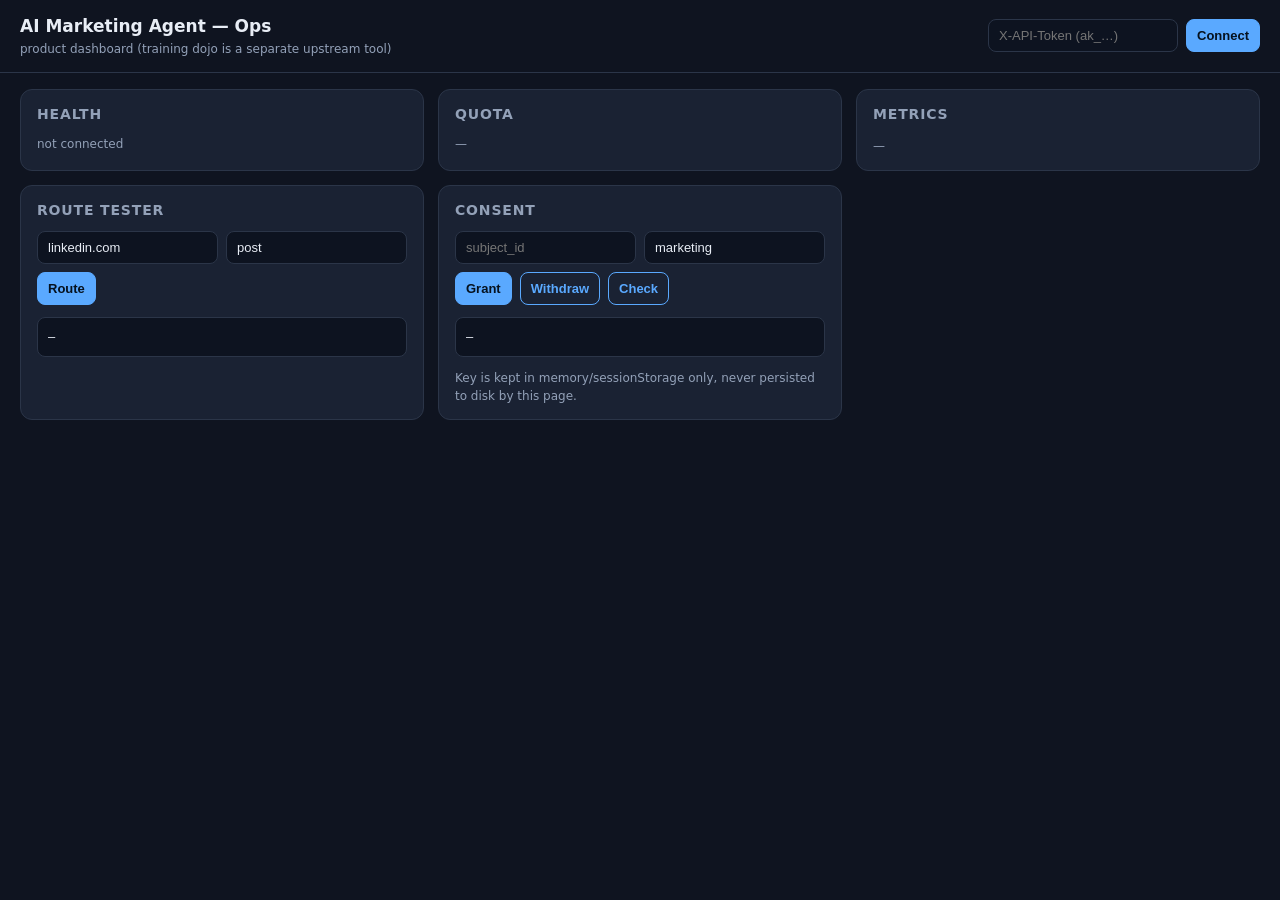
<file: dashboard/index.html>
<!DOCTYPE html>
<html lang="en">
<head>
<meta charset="UTF-8" />
<meta name="viewport" content="width=device-width, initial-scale=1.0" />
<title>AI Marketing Agent — Ops Dashboard</title>
<style>
  :root { --bg:#0f1420; --card:#1a2233; --line:#2b3548; --txt:#e8edf5; --dim:#93a1b8; --ok:#3ddc84; --bad:#ff5d5d; --acc:#5aa9ff; }
  * { box-sizing:border-box; }
  body { margin:0; background:var(--bg); color:var(--txt); font:14px/1.5 system-ui,-apple-system,"Segoe UI",sans-serif; }
  header { display:flex; gap:12px; align-items:center; padding:14px 20px; border-bottom:1px solid var(--line); }
  header h1 { font-size:17px; margin:0; }
  header .sub { color:var(--dim); font-size:12px; }
  .keybar { margin-left:auto; display:flex; gap:8px; }
  input,select,button { background:#0d1320; color:var(--txt); border:1px solid var(--line); border-radius:8px; padding:8px 10px; font-size:13px; }
  button { background:var(--acc); border-color:var(--acc); color:#06121f; font-weight:600; cursor:pointer; }
  button.ghost { background:transparent; color:var(--acc); }
  main { display:grid; grid-template-columns:repeat(auto-fit,minmax(320px,1fr)); gap:14px; padding:16px 20px 40px; }
  .card { background:var(--card); border:1px solid var(--line); border-radius:12px; padding:14px 16px; }
  .card h2 { margin:0 0 10px; font-size:14px; text-transform:uppercase; letter-spacing:.06em; color:var(--dim); }
  .row { display:flex; gap:8px; margin-bottom:8px; flex-wrap:wrap; }
  .row input,.row select { flex:1; min-width:120px; }
  pre { background:#0d1320; border:1px solid var(--line); border-radius:8px; padding:10px; max-height:260px; overflow:auto; font-size:12px; white-space:pre-wrap; }
  table { width:100%; border-collapse:collapse; font-size:12px; }
  td,th { text-align:left; padding:4px 6px; border-bottom:1px solid var(--line); }
  .ok { color:var(--ok); } .bad { color:var(--bad); }
  .note { color:var(--dim); font-size:12px; }
</style>
</head>
<body>
<header>
  <div><h1>AI Marketing Agent — Ops</h1><div class="sub">product dashboard (training dojo is a separate upstream tool)</div></div>
  <div class="keybar">
    <input id="apiKey" type="password" placeholder="X-API-Token (ak_…)" autocomplete="off" />
    <button id="connectBtn">Connect</button>
  </div>
</header>
<main>
  <section class="card"><h2>Health</h2><div id="health" class="note">not connected</div></section>
  <section class="card"><h2>Quota</h2><div id="quota" class="note">—</div></section>
  <section class="card"><h2>Metrics</h2><div id="metrics"><span class="note">—</span></div></section>
  <section class="card"><h2>Route tester</h2>
    <div class="row"><input id="routeDomain" value="linkedin.com" /><input id="routeAction" value="post" /></div>
    <div class="row"><button id="routeBtn">Route</button></div>
    <pre id="routeOut">—</pre>
  </section>
  <section class="card"><h2>Consent</h2>
    <div class="row"><input id="cSubject" placeholder="subject_id" /><input id="cPurpose" placeholder="purpose" value="marketing" /></div>
    <div class="row"><button id="cGrant">Grant</button><button id="cWithdraw" class="ghost">Withdraw</button><button id="cCheck" class="ghost">Check</button></div>
    <pre id="cOut">—</pre>
    <div class="note">Key is kept in memory/sessionStorage only, never persisted to disk by this page.</div>
  </section>
</main>
<script src="app.js"></script>
</body>
</html>
</file>
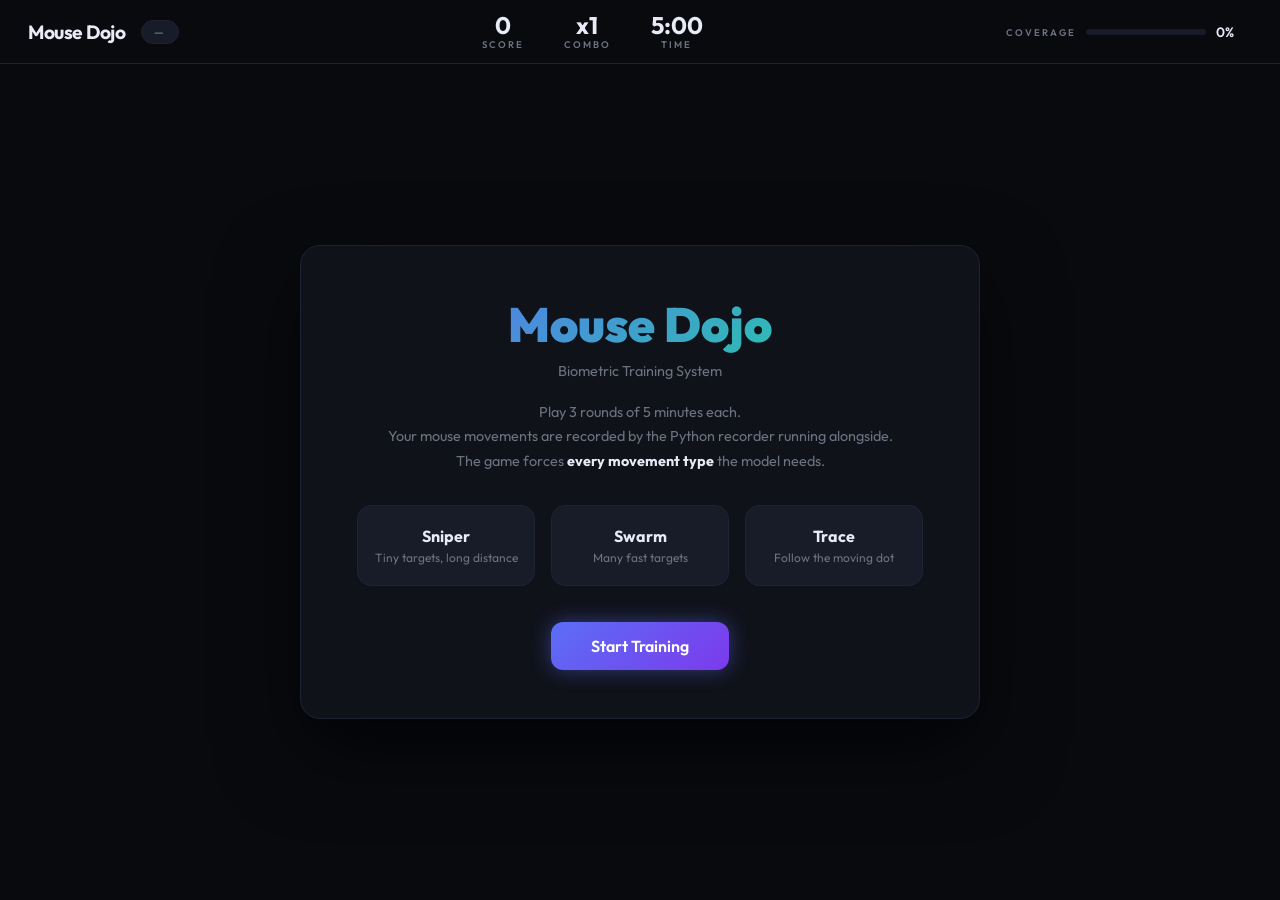
<file: services/biometric-mouse/mouse_dojo/index.html>
<!DOCTYPE html>
<html lang="en">
<head>
  <meta charset="UTF-8" />
  <meta name="viewport" content="width=device-width, initial-scale=1.0" />
  <title>Mouse Dojo</title>
  <link rel="preconnect" href="https://fonts.googleapis.com" />
  <link rel="preconnect" href="https://fonts.gstatic.com" crossorigin />
  <link href="https://fonts.googleapis.com/css2?family=Outfit:wght@300;400;500;600;700;900&display=swap" rel="stylesheet" />
  <link rel="stylesheet" href="style.css" />
</head>
<body>

  <div id="hud">
    <div class="hud-left">
      <div class="logo">Mouse Dojo</div>
      <div class="mode-badge" id="modeBadge">&mdash;</div>
    </div>
    <div class="hud-center">
      <div class="stat-block">
        <span class="stat-val" id="scoreVal">0</span>
        <span class="stat-label">SCORE</span>
      </div>
      <div class="stat-block">
        <span class="stat-val" id="comboVal">x1</span>
        <span class="stat-label">COMBO</span>
      </div>
      <div class="stat-block">
        <span class="stat-val" id="timerVal">5:00</span>
        <span class="stat-label">TIME</span>
      </div>
    </div>
    <div class="hud-right">
      <div class="coverage-label">COVERAGE</div>
      <div class="coverage-bar-wrap">
        <div class="coverage-bar" id="coverageBar"></div>
      </div>
      <div class="coverage-pct" id="coveragePct">0%</div>
      <button id="stopBtn" class="btn-stop hidden" title="Stop & save">Stop</button>
    </div>
  </div>

  <div id="arena">
    <div id="startScreen" class="overlay">
      <div class="overlay-card">
        <h1>Mouse Dojo</h1>
        <p class="sub">Biometric Training System</p>
        <p class="desc">
          Play 3 rounds of 5 minutes each.<br/>
          Your mouse movements are recorded by the Python recorder running alongside.<br/>
          The game forces <strong>every movement type</strong> the model needs.
        </p>
        <div class="mode-preview">
          <div class="mode-card">
            <div class="mode-name">Sniper</div>
            <div class="mode-desc">Tiny targets, long distance</div>
          </div>
          <div class="mode-card">
            <div class="mode-name">Swarm</div>
            <div class="mode-desc">Many fast targets</div>
          </div>
          <div class="mode-card">
            <div class="mode-name">Trace</div>
            <div class="mode-desc">Follow the moving dot</div>
          </div>
        </div>
        <button id="startBtn" class="btn-primary">Start Training</button>
      </div>
    </div>

    <div id="transitionScreen" class="overlay hidden">
      <div class="overlay-card small">
        <div class="transition-icon" id="transitionIcon"></div>
        <h2 id="transitionTitle"></h2>
        <p id="transitionDesc"></p>
        <div class="countdown" id="countdown">3</div>
      </div>
    </div>

    <div id="doneScreen" class="overlay hidden">
      <div class="overlay-card">
        <h2>Training Complete</h2>
        <p class="sub">Check your Python recorder terminal for data stats.</p>
        <div class="final-stats" id="finalStats"></div>
        <div class="coverage-detail" id="coverageDetail"></div>
        <button class="btn-primary" onclick="location.reload()">Train Again</button>
      </div>
    </div>

    <canvas id="gameCanvas"></canvas>
  </div>

  <script src="game.js"></script>
</body>
</html>
</file>
<file: services/biometric-mouse/mouse_dojo/style.css>
*, *::before, *::after { box-sizing: border-box; margin: 0; padding: 0; }

:root {
  --bg:         #0a0b0f;
  --bg2:        #10121a;
  --bg3:        #181c28;
  --border:     #1e2235;
  --accent:     #5b6ef5;
  --accent2:    #7c3aed;
  --green:      #22d3a0;
  --orange:     #f59e0b;
  --red:        #ef4444;
  --text:       #e8eaf6;
  --text-dim:   #6b7280;
  --sniper-col: #5b6ef5;
  --swarm-col:  #f59e0b;
  --trace-col:  #22d3a0;
  --glow-blue:  0 0 20px rgba(91,110,245,0.45);
  --glow-green: 0 0 20px rgba(34,211,160,0.45);
  --glow-orange:0 0 20px rgba(245,158,11,0.45);
}

html, body {
  width: 100%; height: 100%;
  background: var(--bg);
  color: var(--text);
  font-family: 'Outfit', sans-serif;
  overflow: hidden;
  user-select: none;
}

#hud {
  position: fixed;
  top: 0; left: 0; right: 0;
  height: 64px;
  background: rgba(10,11,15,0.92);
  border-bottom: 1px solid var(--border);
  backdrop-filter: blur(12px);
  display: flex;
  align-items: center;
  justify-content: space-between;
  padding: 0 28px;
  z-index: 100;
}

.hud-left { display: flex; align-items: center; gap: 16px; }
.logo { font-size: 1.2rem; font-weight: 700; letter-spacing: -0.5px; }

.mode-badge {
  font-size: 0.7rem;
  font-weight: 600;
  letter-spacing: 1.5px;
  text-transform: uppercase;
  padding: 4px 12px;
  border-radius: 20px;
  background: var(--bg3);
  border: 1px solid var(--border);
  color: var(--text-dim);
  transition: all 0.4s;
}
.mode-badge.sniper { background: rgba(91,110,245,0.15); border-color: var(--sniper-col); color: var(--sniper-col); }
.mode-badge.swarm  { background: rgba(245,158,11,0.15); border-color: var(--swarm-col); color: var(--swarm-col); }
.mode-badge.trace  { background: rgba(34,211,160,0.15); border-color: var(--trace-col); color: var(--trace-col); }

.hud-center { display: flex; gap: 40px; align-items: center; }

.stat-block { display: flex; flex-direction: column; align-items: center; gap: 1px; }
.stat-val {
  font-size: 1.5rem; font-weight: 700; line-height: 1;
  transition: transform 0.1s;
}
.stat-val.pop { transform: scale(1.3); }
.stat-label {
  font-size: 0.6rem; font-weight: 600; letter-spacing: 2px;
  color: var(--text-dim);
}

.hud-right { display: flex; align-items: center; gap: 10px; }
.coverage-label { font-size: 0.6rem; font-weight: 600; letter-spacing: 2px; color: var(--text-dim); }
.coverage-bar-wrap {
  width: 120px; height: 6px;
  background: var(--bg3);
  border-radius: 3px;
  overflow: hidden;
}
.coverage-bar {
  height: 100%; width: 0%;
  background: linear-gradient(90deg, var(--accent), var(--green));
  border-radius: 3px;
  transition: width 0.5s ease;
}
.coverage-pct { font-size: 0.85rem; font-weight: 600; min-width: 36px; }

.btn-stop {
  background: rgba(239,68,68,0.12);
  color: #ef4444;
  border: 1px solid rgba(239,68,68,0.35);
  border-radius: 8px;
  padding: 5px 14px;
  font-size: 0.78rem;
  font-weight: 600;
  font-family: 'Outfit', sans-serif;
  cursor: pointer;
  transition: all 0.2s;
  margin-left: 12px;
}
.btn-stop:hover { background: rgba(239,68,68,0.25); border-color: #ef4444; }
.btn-stop:active { transform: scale(0.96); }

.hidden { display: none !important; }

#arena { position: fixed; top: 64px; left: 0; right: 0; bottom: 0; }
#gameCanvas { display: block; width: 100%; height: 100%; cursor: crosshair; }

.overlay {
  position: absolute;
  inset: 0;
  display: flex;
  align-items: center;
  justify-content: center;
  background: rgba(10,11,15,0.88);
  backdrop-filter: blur(16px);
  z-index: 50;
  transition: opacity 0.35s;
}
.overlay.hidden { display: none; }

.overlay-card {
  background: var(--bg2);
  border: 1px solid var(--border);
  border-radius: 20px;
  padding: 48px 56px;
  max-width: 680px;
  width: 90%;
  text-align: center;
  box-shadow: 0 32px 80px rgba(0,0,0,0.6);
}
.overlay-card.small { padding: 40px 48px; max-width: 420px; }

.overlay-card h1 {
  font-size: 3rem; font-weight: 900;
  background: linear-gradient(135deg, var(--accent), var(--green));
  -webkit-background-clip: text;
  -webkit-text-fill-color: transparent;
  margin-bottom: 8px;
}
.overlay-card h2 { font-size: 1.8rem; font-weight: 700; margin-bottom: 10px; }

.sub { color: var(--text-dim); font-size: 0.9rem; margin-bottom: 20px; }
.desc { color: var(--text-dim); font-size: 0.9rem; line-height: 1.7; margin-bottom: 32px; }
.desc strong { color: var(--text); }

.mode-preview { display: flex; gap: 16px; justify-content: center; margin-bottom: 36px; }
.mode-card {
  flex: 1;
  background: var(--bg3);
  border: 1px solid var(--border);
  border-radius: 14px;
  padding: 20px 16px;
  transition: border-color 0.3s, transform 0.3s;
}
.mode-card:hover { border-color: var(--accent); transform: translateY(-4px); }
.mode-name { font-weight: 700; font-size: 1rem; margin-bottom: 4px; }
.mode-desc { font-size: 0.75rem; color: var(--text-dim); }

.btn-primary {
  background: linear-gradient(135deg, var(--accent), var(--accent2));
  color: #fff;
  border: none;
  border-radius: 12px;
  padding: 14px 40px;
  font-size: 1rem;
  font-weight: 600;
  font-family: 'Outfit', sans-serif;
  cursor: pointer;
  transition: transform 0.2s, box-shadow 0.2s;
  box-shadow: var(--glow-blue);
}
.btn-primary:hover { transform: translateY(-2px); box-shadow: 0 0 32px rgba(91,110,245,0.6); }
.btn-primary:active { transform: scale(0.97); }

.transition-icon { font-size: 4rem; margin-bottom: 16px; }
.countdown {
  font-size: 5rem;
  font-weight: 900;
  background: linear-gradient(135deg, var(--accent), var(--green));
  -webkit-background-clip: text;
  -webkit-text-fill-color: transparent;
  animation: pulsate 1s ease infinite;
}
@keyframes pulsate {
  0%, 100% { transform: scale(1); }
  50% { transform: scale(1.1); }
}

.final-stats { display: flex; justify-content: center; gap: 32px; margin: 24px 0; }
.final-stat { text-align: center; }
.final-stat .val { font-size: 2rem; font-weight: 700; color: var(--green); }
.final-stat .lbl { font-size: 0.7rem; color: var(--text-dim); letter-spacing: 1.5px; }

.coverage-detail {
  background: var(--bg3);
  border-radius: 12px;
  padding: 16px 24px;
  margin-bottom: 28px;
  text-align: left;
}
.bucket-row { display: flex; align-items: center; gap: 12px; margin-bottom: 8px; }
.bucket-label { font-size: 0.75rem; color: var(--text-dim); width: 90px; flex-shrink: 0; }
.bucket-bar-wrap { flex: 1; height: 5px; background: var(--bg); border-radius: 3px; overflow: hidden; }
.bucket-bar-fill { height: 100%; border-radius: 3px; background: var(--green); transition: width 0.8s ease; }
.bucket-count { font-size: 0.75rem; color: var(--text-dim); width: 50px; text-align: right; }

.hit-ring {
  position: absolute;
  pointer-events: none;
  border-radius: 50%;
  border: 2px solid var(--green);
  animation: ring-out 0.5s ease forwards;
}
@keyframes ring-out {
  0%   { transform: scale(0.5); opacity: 1; }
  100% { transform: scale(2.5); opacity: 0; }
}

.score-pop {
  position: absolute;
  pointer-events: none;
  font-size: 1.1rem;
  font-weight: 700;
  color: var(--green);
  animation: score-float 0.8s ease forwards;
}
@keyframes score-float {
  0%   { transform: translateY(0); opacity: 1; }
  100% { transform: translateY(-60px); opacity: 0; }
}
</file>
